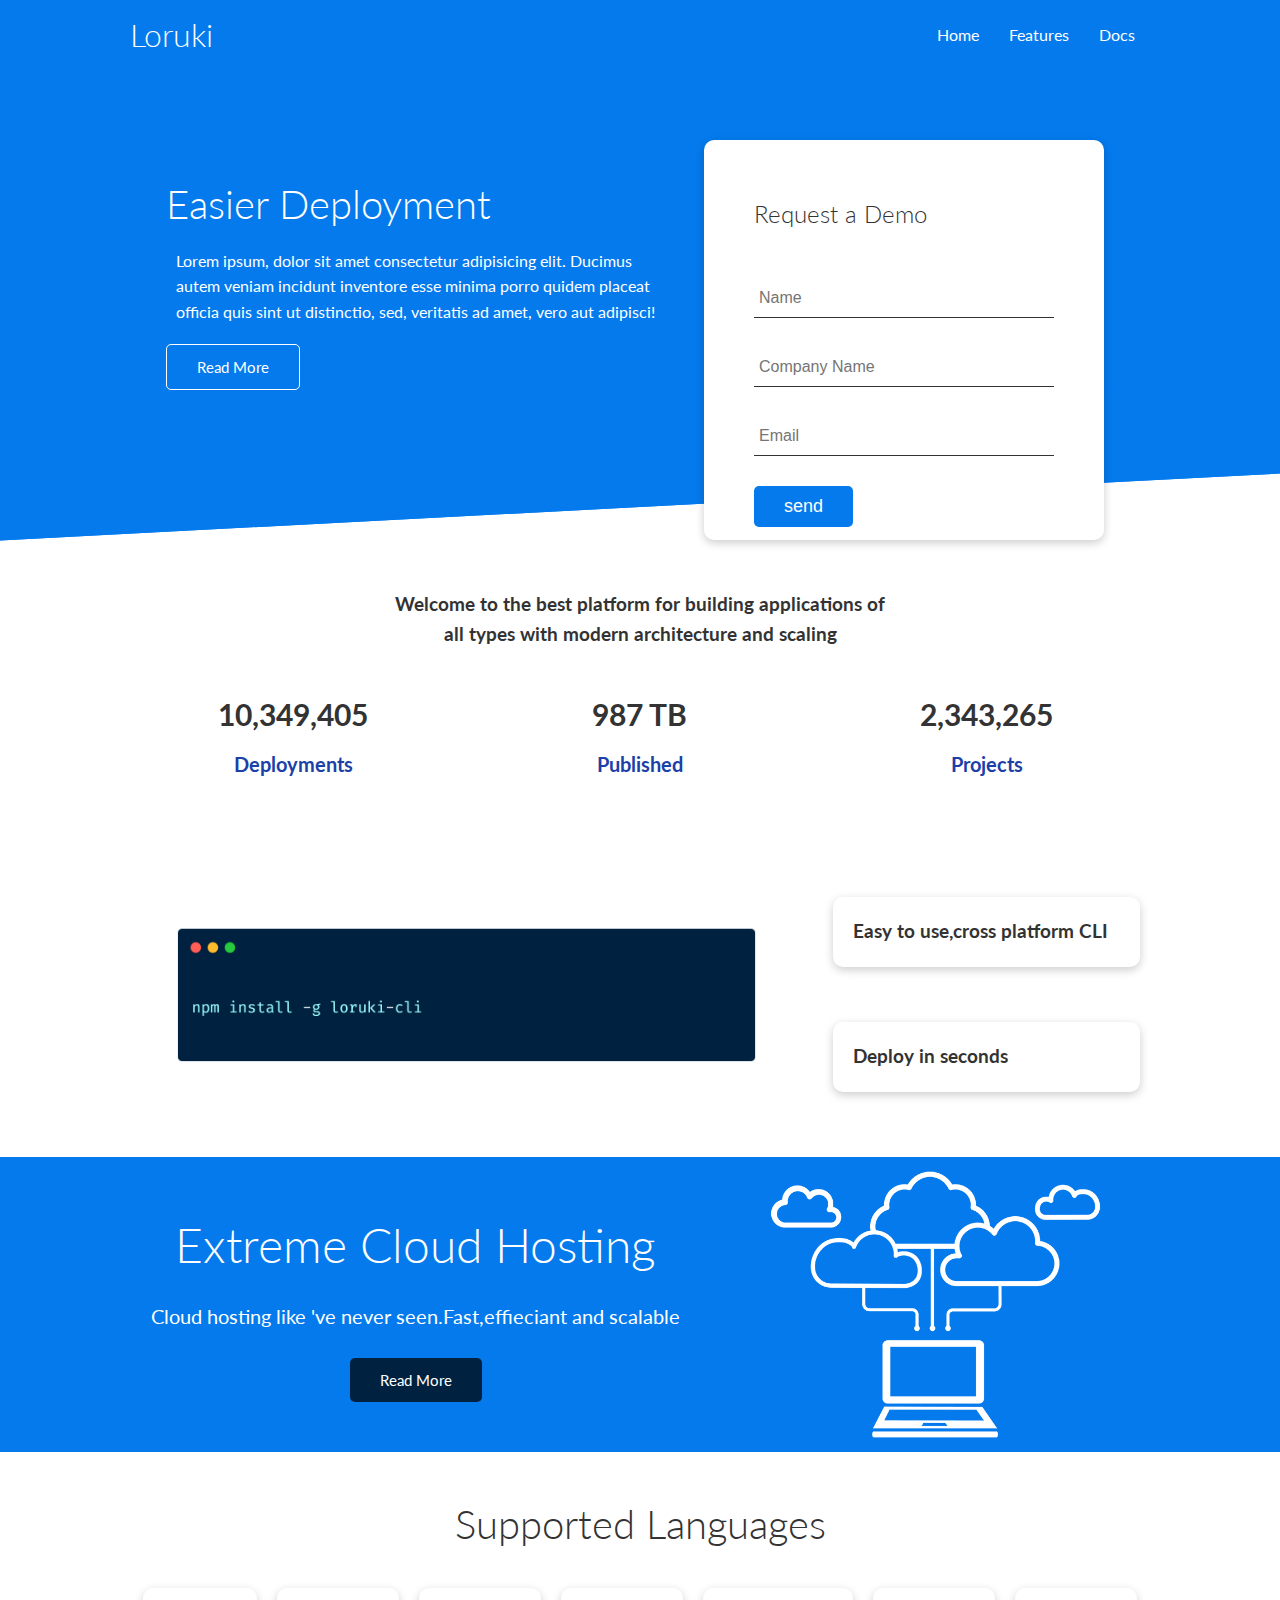
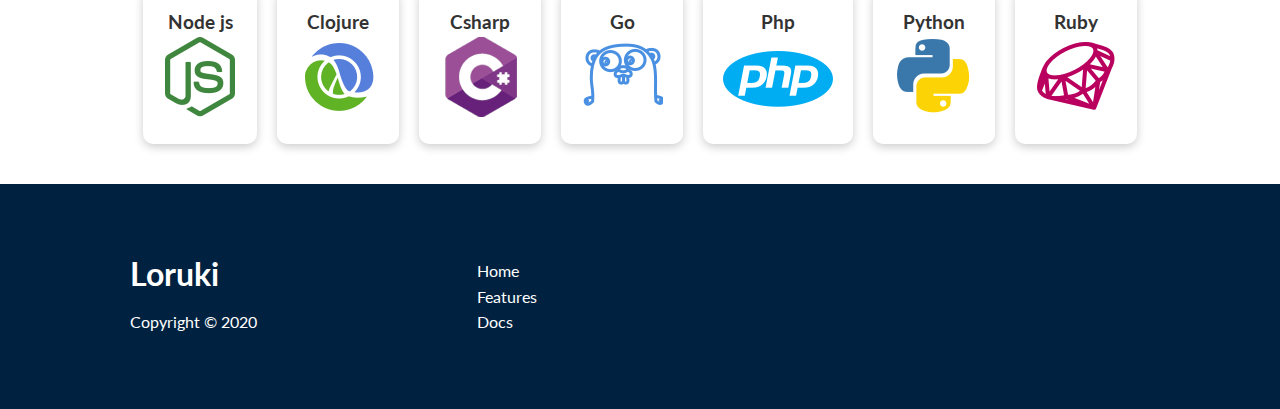
<file: index.html>
<!DOCTYPE html>
<html lang="en">
<head>
  <meta charset="UTF-8">
  <meta name="viewport" content="width=device-width, initial-scale=1.0">
  <link rel="stylesheet" href="https://cdnjs.cloudflare.com/ajax/libs/font-awesome/6.4.2/css/all.min.css" integrity="sha512-z3gLpd7yknf1YoNbCzqRKc4qyor8gaKU1qmn+CShxbuBusANI9QpRohGBreCFkKxLhei6S9CQXFEbbKuqLg0DA==" crossorigin="anonymous" referrerpolicy="no-referrer" />
  <link rel="stylesheet" href="style/utilities.css">
  <link rel="stylesheet" href="style/style.css">
  <title>LORUKI | Cloud Hosting</title>
</head>
<body>
  <!-- nav bar  -->
  <div class="navbar">
    <div class="container flex">
      <h1 class="logo">Loruki</h1>
      <nav>
        <ul>
          <li><a href="index.html">Home</a></li>
          <li><a href="features.html">Features</a></li>
          <li><a href="docs.html">Docs</a></li>
        </ul>
      </nav>
    </div>
  </div>

  <!-- start Show Case -->
  <section class="showcase">
    <div class="container grid">
      <div class="showcase-text">
        <h1>Easier Deployment</h1>
        <p>Lorem ipsum, dolor sit amet consectetur adipisicing elit. Ducimus autem veniam incidunt inventore esse minima porro quidem placeat officia quis sint ut distinctio, sed, veritatis ad amet, vero aut adipisci!</p>
        <a href="features.html" class="btn btn-outline">Read More</a>
      </div>
      <div class="showcase-form card">
        <h2>Request a Demo</h2>

        <form name="contact" method="POST" netlify-honeypot="bot-field" data-netlify="true">
          <input type="hidden" name="form-name" value="contact">
          <p class="hidden">
            <label>
              Don’t fill this out if you’re human: <input name="bot-field" />
            </label>
          </p>
          <div class="form-control">
            <input type="text" name="name" placeholder="Name" required>
          </div>
          <div class="form-control">
            <input type="text" name="companyName" placeholder="Company Name" required>
          </div>
          <div class="form-control">
            <input type="email" name="email" placeholder="Email">
          </div>
          <input type="submit" value="send" class="btn btn-primary" required>
        </form>
      </div>
    </div>
  </section>

  <!-- Status -->
  <section class="status">
    <div class="container">
      <h3 class="status-heading text-center my-4">
        Welcome to the best platform for building applications of all types with modern architecture and scaling
      </h3>
      <div class="grid grid-3 text-center">
        <div>
          <i class="fas fa-server fa-3x"></i>
          <h3>10,349,405</h3>
          <p class="text-secondary">Deployments</p>
        </div>
        <div>
          <i class="fas fa-upload fa-3x"></i>
          <h3>987 TB</h3>
          <p class="text-secondary">Published</p>
        </div>
        <div>
          <i class="fas fa-project-diagram fa-3x"></i>
          <h3>2,343,265</h3>
          <p class="text-secondary">Projects</p>
        </div>
      </div>
    </div>
  </section>

  <!-- CLI  -->
  <section class="cli">
    <div class="container grid">
      <img src="images/cli.png" alt="">
      <div class="card">
        <h3>Easy to use,cross platform CLI</h3>
      </div>
      <div class="card">
        <h3>Deploy in seconds</h3>
      </div>
    </div>
  </section>

  <!-- Cloud -->

  <section class="cloud bg-primary my-4">

    <div class="container grid ">
      
      <div class="text-center">
        <h1 class="lg">Extreme Cloud Hosting</h1>
      <p class="lead py-1">Cloud hosting like 've never seen.Fast,effieciant and scalable</p>
      <a href="features.html" class="btn btn-dark">Read More</a>
      </div>
      <img src="images/cloud.png" alt="">
    </div>
  </section>

  <!-- Languages -->
  <section class="languages">
    <h1 class="text-center ">Supported Languages</h1>
    <div class="container flex">
      <div class="card">
        <h3>Node js</h3>
        <img src="images/logos/node.png" alt="">
      </div>
      <div class="card">
        <h3>Clojure</h3>
        <img src="images/logos/clojure.png" alt="">
      </div>
      <div class="card">
        <h3>Csharp</h3>
        <img src="images/logos/csharp.png" alt="">
      </div>
      <div class="card">
        <h3>Go</h3>
        <img src="images/logos/go.png" alt="">
      </div>
      <div class="card">
        <h3>Php</h3>
        <img src="images/logos/php.png" alt="">
      </div>
      <div class="card">
        <h3>Python</h3>
        <img src="images/logos/python.png" alt="">
      </div>
      <div class="card">
        <h3>Ruby</h3>
        <img src="images/logos/ruby.png" alt="">
      </div>
    </div>
  </section>

  <!-- footer -->
  <footer class="footer bg-dark py-5">
    <div class="container grid grid-3">

      <div>
        <h3 class="md">Loruki</h3>
        <p>Copyright &copy; 2020 </p>
      </div>

      <nav>
        <ul>
          <li><a href="index.html">Home</a></li>
          <li><a href="features.html">Features</a></li>
          <li><a href="docs.html">Docs</a></li>
        </ul>
      </nav>

      <div class="social">
        <a href="#"><i class="fab fa-facebook fa-2x"></i></a>
        <a href="#"></a><i class="fab fa-twitter fa-2x"></i></a>
        <a href="#"></a><i class="fab fa-instagram fa-2x"></i></a>
        <a href="#"></a><i class="fab fa-github fa-2x"></i></a>
      </div>

    </div>
  </footer>

</body>
</html>
</file>
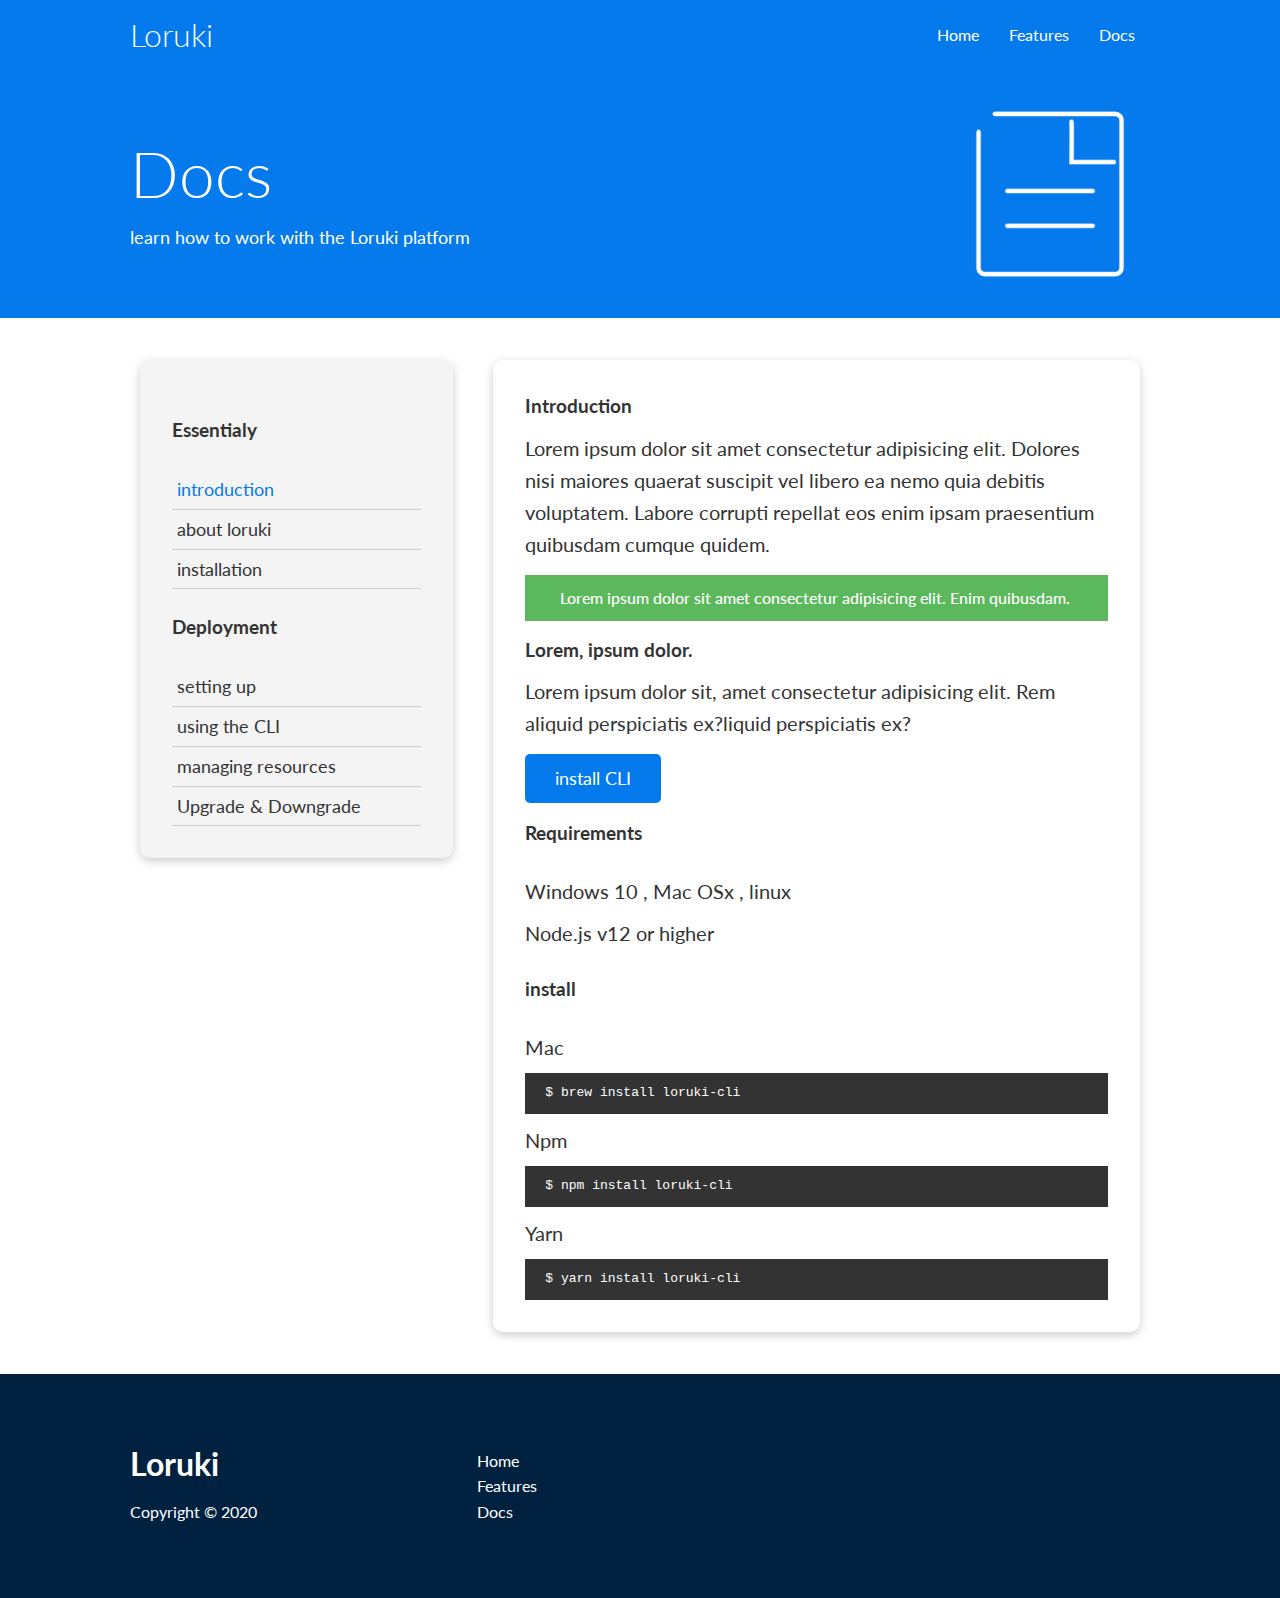
<file: docs.html>
<!DOCTYPE html>
<html lang="en">
<head>
  <meta charset="UTF-8">
  <meta name="viewport" content="width=device-width, initial-scale=1.0">
  <link rel="stylesheet" href="https://cdnjs.cloudflare.com/ajax/libs/font-awesome/6.4.2/css/all.min.css" integrity="sha512-z3gLpd7yknf1YoNbCzqRKc4qyor8gaKU1qmn+CShxbuBusANI9QpRohGBreCFkKxLhei6S9CQXFEbbKuqLg0DA==" crossorigin="anonymous" referrerpolicy="no-referrer" />
  <link rel="stylesheet" href="style/utilities.css">
  <link rel="stylesheet" href="style/style.css">
  <title>LORUKI | Cloud Hosting</title>
</head>
<body>
  <!-- nav bar  -->
  <div class="navbar">
    <div class="container flex">
      <h1 class="logo">Loruki</h1>
      <nav>
        <ul>
          <li><a href="index.html">Home</a></li>
          <li><a href="features.html">Features</a></li>
          <li><a href="docs.html">Docs</a></li>
        </ul>
      </nav>
    </div>
  </div>

  <!-- Head -->
  <section class="doc-header bg-primary py-2">
    <div class="container grid">
      <div>
        <h1 class="xl">
          Docs
        </h1>
        <p>learn how to work with the Loruki platform </p>
      </div>
      <img src="images/docs.png" alt="">
    </div>
  </section>

  <!-- main -->

  <section class="doc-main p-3">
    <div class="container grid">
      
      <div class="card bg-light p-3">
        <h3 class="py-2">Essentialy</h3>
        
        <nav>
          <ul>
            <li><a class="text-primary" href="#">introduction</a></li>
            <li><a href="#">about loruki</a></li>
            <li><a href="#">installation</a></li>
          </ul>
        </nav>
        
        <h3 class="py-2">Deployment</h3>

        <nav>
          <ul>
            <li><a href="#">setting up</a></li>
            <li><a href="#">using the CLI</a></li>
            <li><a href="#">managing resources</a></li>
            <li><a href="#">Upgrade & Downgrade</a></li>
          </ul>
        </nav>
      </div>
      <div class="card p-3">
        <h3>Introduction</h3>
        
        <p>Lorem ipsum dolor sit amet consectetur adipisicing elit. Dolores nisi maiores quaerat suscipit vel libero ea nemo quia debitis voluptatem. Labore corrupti repellat eos enim ipsam praesentium quibusdam cumque quidem.</p>

        <div class="alert alert-success">
          <i class="fas fa-info"></i>Lorem ipsum dolor sit amet consectetur adipisicing elit. Enim quibusdam.
        </div>

        <h3>
          Lorem, ipsum dolor.
        </h3>

        <p>Lorem ipsum dolor sit, amet consectetur adipisicing elit. Rem aliquid perspiciatis ex?liquid perspiciatis ex?</p>

        <div class="btn btn-primary p-1">install CLI</div>

        <h3 class="py-1">Requirements</h3> 
        <p>Windows 10 , Mac OSx , linux</p>
        <p>Node.js v12 or higher</p>

        <h3 class="py-1">install</h3>
        <p>Mac</p>
        <pre><code>$ brew install loruki-cli</code></pre>
        <p>Npm</p>
        <pre><code>$ npm install loruki-cli</code></pre>
        <p>Yarn</p>
        <pre><code>$ yarn install loruki-cli</code></pre>

      </div>
    
    </div>
  </section>

  <!-- footer -->
  <footer class="footer bg-dark py-5">
    <div class="container grid grid-3">

      <div>
        <h3 class="md">Loruki</h3>
        <p>Copyright &copy; 2020 </p>
      </div>

      <nav>
        <ul>
          <li><a href="index.html">Home</a></li>
          <li><a href="features.html">Features</a></li>
          <li><a href="docs.html">Docs</a></li>
        </ul>
      </nav>

      <div class="social">
        <a href="#"><i class="fab fa-facebook fa-2x"></i></a>
        <a href="#"></a><i class="fab fa-twitter fa-2x"></i></a>
        <a href="#"></a><i class="fab fa-instagram fa-2x"></i></a>
        <a href="#"></a><i class="fab fa-github fa-2x"></i></a>
      </div>

    </div>
  </footer>

</body>
</html>
</file>
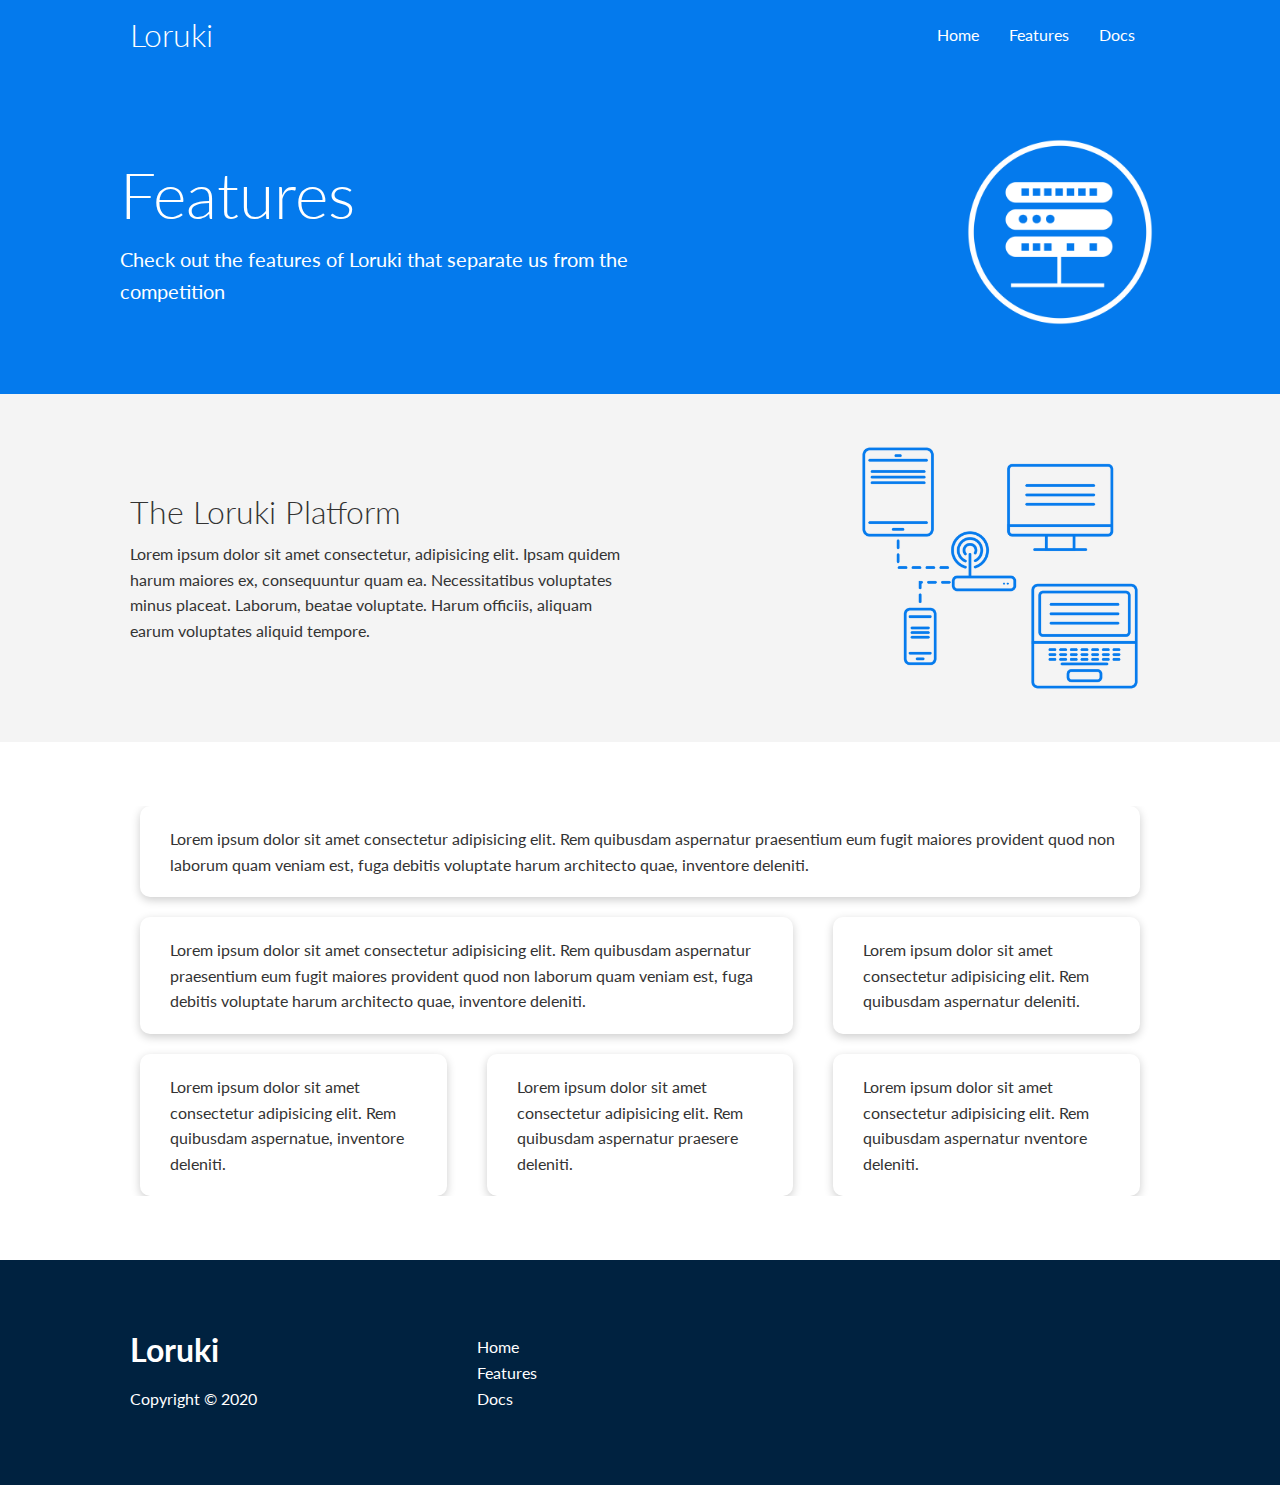
<file: features.html>
<!DOCTYPE html>
<html lang="en">
<head>
  <meta charset="UTF-8">
  <meta name="viewport" content="width=device-width, initial-scale=1.0">
  <link rel="stylesheet" href="https://cdnjs.cloudflare.com/ajax/libs/font-awesome/6.4.2/css/all.min.css" integrity="sha512-z3gLpd7yknf1YoNbCzqRKc4qyor8gaKU1qmn+CShxbuBusANI9QpRohGBreCFkKxLhei6S9CQXFEbbKuqLg0DA==" crossorigin="anonymous" referrerpolicy="no-referrer" />
  <link rel="stylesheet" href="style/utilities.css">
  <link rel="stylesheet" href="style/style.css">
  <title>LORUKI | Cloud Hosting</title>
</head>
<body>
  <!-- nav bar  -->
  <div class="navbar">
    <div class="container flex">
      <h1 class="logo">Loruki</h1>
      <nav>
        <ul>
          <li><a href="index.html">Home</a></li>
          <li><a href="features.html">Features</a></li>
          <li><a href="docs.html">Docs</a></li>
        </ul>
      </nav>
    </div>
  </div>

  <!-- Head -->
  <section class="features-head bg-primary py-3">
    <div class="container grid">
      <div>
        <h1 class="xl">Features</h1>
      <p class="lead">Check out the features of Loruki that separate us from the
      competition</p>
      </div>
      <img src="images/server.png" alt="">
    </div>
  </section>

  <!-- Features Sub Head -->

  <section class="features-sub-head bg-light py-2">
    <div class="container grid">
      
      <div>
        <h1 class="md">The Loruki Platform</h1>
        <p>Lorem ipsum dolor sit amet consectetur, adipisicing elit. Ipsam quidem harum maiores ex, consequuntur quam ea. Necessitatibus voluptates minus placeat. Laborum, beatae voluptate. Harum officiis, aliquam earum voluptates aliquid tempore.</p>
      </div>
      <img src="images/server2.png" alt="">
    </div>
  </section>

  <!-- main -->
  <section class="features-main py-5">
    <div class="container grid grid-3">

      <div class="card flex">
        <i class="fas fa-server fa-3x"></i>
        <p>Lorem ipsum dolor sit amet consectetur adipisicing elit. Rem quibusdam aspernatur praesentium eum fugit maiores provident quod non laborum quam veniam est, fuga debitis voluptate harum architecto quae, inventore deleniti.</p>
      </div>
      <div class="card flex">
        <i class="fas fa-network-wired fa-3x""></i>
        <p>Lorem ipsum dolor sit amet consectetur adipisicing elit. Rem quibusdam aspernatur praesentium eum fugit maiores provident quod non laborum quam veniam est, fuga debitis voluptate harum architecto quae, inventore deleniti.</p>
      </div>
      <div class="card flex">
        <i class="fas fa-laptop-code fa-3x"></i>
        <p>Lorem ipsum dolor sit amet consectetur adipisicing elit. Rem quibusdam aspernatur  deleniti.</p>
      </div>
      <div class="card flex">
        <i class="fas fa-database fa-3x"></i>
        <p>Lorem ipsum dolor sit amet consectetur adipisicing elit. Rem quibusdam aspernatue, inventore deleniti.</p>
      </div>
      <div class="card flex">
        <i class="fas fa-power-off fa-3x"></i>
        <p>Lorem ipsum dolor sit amet consectetur adipisicing elit. Rem quibusdam aspernatur praesere deleniti.</p>
      </div>
      <div class="card flex">
        <i class="fas fa-upload fa-3x"></i>
        <p>Lorem ipsum dolor sit amet consectetur adipisicing elit. Rem quibusdam aspernatur nventore deleniti.</p>
      </div>

    </div>
  </section>


  <!-- footer -->
  <footer class="footer bg-dark py-5">
    <div class="container grid grid-3">

      <div>
        <h3 class="md">Loruki</h3>
        <p>Copyright &copy; 2020 </p>
      </div>

      <nav>
        <ul>
          <li><a href="index.html">Home</a></li>
          <li><a href="features.html">Features</a></li>
          <li><a href="docs.html">Docs</a></li>
        </ul>
      </nav>

      <div class="social">
        <a href="#"><i class="fab fa-facebook fa-2x"></i></a>
        <a href="#"></a><i class="fab fa-twitter fa-2x"></i></a>
        <a href="#"></a><i class="fab fa-instagram fa-2x"></i></a>
        <a href="#"></a><i class="fab fa-github fa-2x"></i></a>
      </div>

    </div>
  </footer>

</body>
</html>
</file>
<file: style/utilities.css>
/* Utilities */
.container {
  max-width: 1100px;
  margin: 0 auto;
  overflow: auto;
  padding: 0 40px;
}



.btn {
  display: inline-block;
  background-color: var(--primary-color);
  color: #fff;
  padding: 10px 30px;
  border-radius: 5px;
  border: none;
  font-size: 15px;
  cursor: pointer;
}

pre ,
code {
  background-color: #333;
  color: #fff;
  padding: 10px;
}

.btn:hover {
  transform: scale(0.98);
} 

.btn-outline {
  background-color: transparent;
  border : 1px #fff solid;
}

/* backgrounds $ btn colors */

.bg-primary,
.btn-primary {
  background-color: var(--primary-color);
  color: #fff;
  font-size: 18px;
}
.bg-secondary,
.btn-secondary {
  background-color: var(--secondary-color);
  color: #fff;
}

.bg-dark,
.btn-dark {
  background-color: var(--dark-color);
  color: #fff;
}

.bg-light,
.btn-light {
  background-color: var(--light-color);
  color: #333;
}

.bg-dark a ,
.btn-dark a ,
.bg-light a ,
.btn-light a ,
.bg-secondary a ,
.btn-secondary a ,
.bg-primary a ,
.btn-primary a {
  color: white;
}



/*  text size  */
.lead {
  font-size: 20px;
}
.xl {
  font-size: 4rem;
}
.lg {
  font-size: 3rem;
}
.md {
  font-size: 2rem;
}
.sm {
  font-size: 1rem;
}


.card {
  background-color: #fff;
  color: #333;
  border-radius: 10px;
  box-shadow: 0 3px 10px rgba(0, 0, 0, 0.2);
  padding: 20px;
  margin: 10px;
}
.flex {
  display: flex;
  justify-content: center;
  align-items: center;
  height: 100%;
} 

.grid {
  display: grid;
  grid-template-columns: repeat(2 , 1fr);
  gap: 20px;
  justify-content: center;
  align-items: center;
  height: 100%;
}

.grid-3 {
  grid-template-columns: repeat(3 , 1fr);
}

.text-center {
  text-align: center;
}

.text-primary {
  color: var(--primary-color);
}
.text-secondary {
  color: var(--secondary-color);
}

/* alert */

.alert {
  background-color: var(--light-color);
  padding: 10px 20px;
  margin: 15px 0 ;
  font-weight: 500;
  color: #fff;
}

.alert i {
  padding-right: 15px ;
}

.alert-success {
  background-color : var(--success-color) ;
}


/* margin -y */
.my-1 {
  margin: 1rem 0;
}
.my-2 {
  margin: 1.5rem 0;
}
.my-3 {
  margin: 2rem 0;
}
.my-4 {
  margin: 3rem 0;
}

/* margin */
.m-1 {
  margin: 1rem;
}
.m-2 {
  margin: 1.5rem;
}
.m-3 {
  margin: 2rem;
}
.m-4 {
  margin: 3rem;
}
/* padding -y */
.py-1 {
  padding: 1rem 0;
}
.py-2 {
  padding: 1.5rem 0;
}
.py-3 {
  padding: 2rem 0;
}
.py-4 {
  padding: 3rem 0;
}
.py-5 {
  padding: 4rem 0;
}

/* padding */
.p-1 {
  padding: 1rem;
}
.p-2 {
  padding: 1.5rem;
}
.p-3 {
  padding: 2rem;
}
.p-4 {
  padding: 3rem;
}
</file>
<file: style/style.css>
/*start  base style  */

@import url('https://fonts.googleapis.com/css2?family=Lato:ital,wght@1,300&family=Open+Sans:ital,wght@0,300;0,400;0,500;0,600;0,800;1,300;1,400;1,500;1,600;1,700;1,800&family=Poppins:ital,wght@0,100;0,200;0,300;0,400;0,500;0,600;0,700;0,800;0,900;1,100;1,200;1,300;1,400;1,500;1,600;1,700;1,800;1,900&family=Work+Sans:ital,wght@0,700;1,200;1,300;1,500&display=swap');

:root {
  --primary-color : #047aed;
  --secondary-color: #1c3fa8;
  --dark-color: #002240;
  --light-color: #f4f4f4;
  --success-color: #5cb85c;
  --error-color: #d9534f;
}

 * {
  box-sizing: border-box;
  margin : 0 ;
  padding: 0;
}

body {
  font-family: 'Lato' , sans-serif;
  color: #333;
  line-height: 1.6;
}
ul {
  list-style-type: none;
}

a {
  text-decoration: none;
  color: #333;
} 

h1 , 
h2 {
  font-weight: 300;
  line-height: 1.2;
  margin : 10px 0;
}

p {
  margin: 10px 0;
}

img {
  width: 100%;
}

/*  Navbar */
.navbar {
  background-color: var(--primary-color);
  height: 70px;
  color: #fff;
}
.navbar .flex {
  justify-content: space-between;
}

.navbar ul {
  display: flex;
}

.hidden {
  visibility: hidden;
  height: 0;
}

.navbar a {
  color: #fff;
  padding: 10px;
  margin: 0 5px;
}


.navbar a:hover {
  border-bottom: 1px #fff solid;
}

/* Showcase  */
.showcase {
  background-color: var(--primary-color);
  color: #fff;
  height: 400px;
  position: relative;
}

.showcase-text {
  animation: slideInFromLeft 1s;
}

.showcase .grid {
  overflow: visible;
  grid-template-columns: 50% 40%;
  gap: 30px;
}

.showcase h1 {
  font-size: 40px;
}
.showcase p {
  margin: 20px 10px ;
}

.showcase::before,
.showcase::after {
  content: '';
  position: absolute;
  right: 0;
  left: 0;
  top: 340px;
  height: 97px;
  background-color: var(--primary-color);
  -ms-transform: skewY(-3deg);
  -webkit-transform: skewY(-3deg);
  -moz-transform: skewY(-3deg);
}


.showcase-form {
  animation: slideInFromRight 1s;
  position: relative;
  top: 60px;
  width: 400px;
  height: 400px;
  justify-self: flex-end;
  padding: 50px;
  z-index: 100;
}

.showcase-form .form-control {
  margin: 30px 0 ;
}

.showcase-form input[type='text'],
.showcase-form input[type='email'] {
  border : none;
  border-bottom:  1px #333 solid;
  width: 100%;
  font-size: 16px;
  padding: 10px 5px ;
}
.showcase-form input:focus {
  outline: none;
}

.status {
  padding: 90px;
  /* animation: slideInFromBottom 1s ; */
}

.status-heading {
  max-width: 500px;
  margin:  30px auto 40px  ;
}

.status .grid h3 {
  font-size: 30px;
  font-weight: bold;
}

.status .grid p {
  font-size: 20px;
  font-weight: bold;
}

/* CLI */ 
.cli .grid {
  grid-template-columns: repeat(3 , 1fr);
  grid-template-rows: repeat(2 , 1fr);
}
.cli .grid >:first-child {
  grid-column: 1 / span 2;
  grid-row: 1 / span 2 ;
}

/* Cloud  */
.cloud .grid {
  grid-template-columns: 4fr 3fr;
  color: #fff;
}

/* languages */

.languages .flex {
  flex-wrap: wrap;
}
.languages h1 {
  font-size: 40px;
}

.languages .card {
  text-align: center;
  margin: 30px 10px 40px ;
  transition: transform 0.2s ease-in;
}

.languages .card:hover {
  transform: translateY(-15px);
}

/* Features */

.features-head img ,
.doc-header img {
  width: 200px;
  justify-self: flex-end;
}

.features-sub-head img {
  width: 300px;
  justify-self: flex-end;
}

.features-main .card {
  padding: 0 10px;
}

.features-head .grid {
  padding: 30px;
}

.features-main .card > i {
  padding-right: 20px;
}

.features-main .container > *:first-child {
  grid-column: 1 / span 3;
}

.features-main .container > *:nth-child(2)  {
  grid-column: 1 / span 2;
}


/* Docs */

.doc-main p {
  font-size: 20px;
}

.doc-main .bg-light {
  background-color: var(--light-color);
  color: #333;
}

.doc-main li {
  padding: 5px;
  border-bottom: 1px #ccc solid;
}

.doc-main a:hover {
  font-weight: bold;
}

.doc-main a {
  color: #333;
  font-size: 18px;
}
.doc-main .text-primary {
  color: var(--primary-color);
}

.doc-main .btn {
  margin-top: 5px;
  padding: 10px 30px ;
}

.doc-main .grid {
  grid-template-columns: 1fr 2fr;
  align-items: flex-start;
}


/* footer */
.footer .social a{
  padding: 0 5px;
}


/* Animation */

@keyframes slideInFromLeft {
  
  0%{
    transform: translateX(-100%);
  }
  100% {
    transform: translateX(0);
  }
}

@keyframes slideInFromRight {
  
  0%{
    transform: translateX(100%);
  }
  100% {
    transform: translateX(0);
  }
}

@keyframes slideInFromTop {
  
  0%{
    transform: translateY(-100%);
  }
  100% {
    transform: translateX(0);
  }
}

@keyframes slideInFromBottom {
  
  0%{
    transform: translateY(100%);
  }
  100% {
    transform: translateX(0);
  }
}


/* Tablet and under */

@media(max-width : 768px) {
  .grid,
  .showcase .grid ,
  .cli .grid ,
  .status .grid,
  .cloud .grid ,
  .features-main .grid ,
  .doc-main .grid  {
    grid-template-columns: 1fr;
    grid-template-rows: 1fr;
  }

  .features-head  ,
  .features-sub-head  ,
  .doc-header  {
    text-align: center;
  }
  
  .features-head img ,
  .features-sub-head img ,
  .doc-header img {
    justify-self: center;
  }

  .showcase .showcase-text {
    padding: 20px 10px 0;
    animation: slideInFromTop 1s ease-in;
  }

  .showcase {
    height: auto;
  }

  .showcase .showcase-form {
    justify-self: center;
    margin: auto;
    animation: slideInFromBottom 1s ease-in;
  }

  .cli .container {
    margin-top: -30px;
  }

  .cli .grid >:first-child {
    grid-column: 1 ;
    grid-row: 1  ;
  }

  .features-main .grid .card {
    padding: 30px;
    margin-bottom: 10px;
  }

  .features-main .grid > *:first-child,
  .features-main .grid > *:nth-child(2) {
    grid-column: 1;
  }

}

/* Mobile */

@media(max-width : 500px){

  .navbar {
    height: 110px;
  }
  .navbar .flex {
    flex-direction: column;
  }
  .navbar ul {
    background-color: rgba(0, 0, 0, 0.1);
    padding: 10px;
  }

}
</file>
